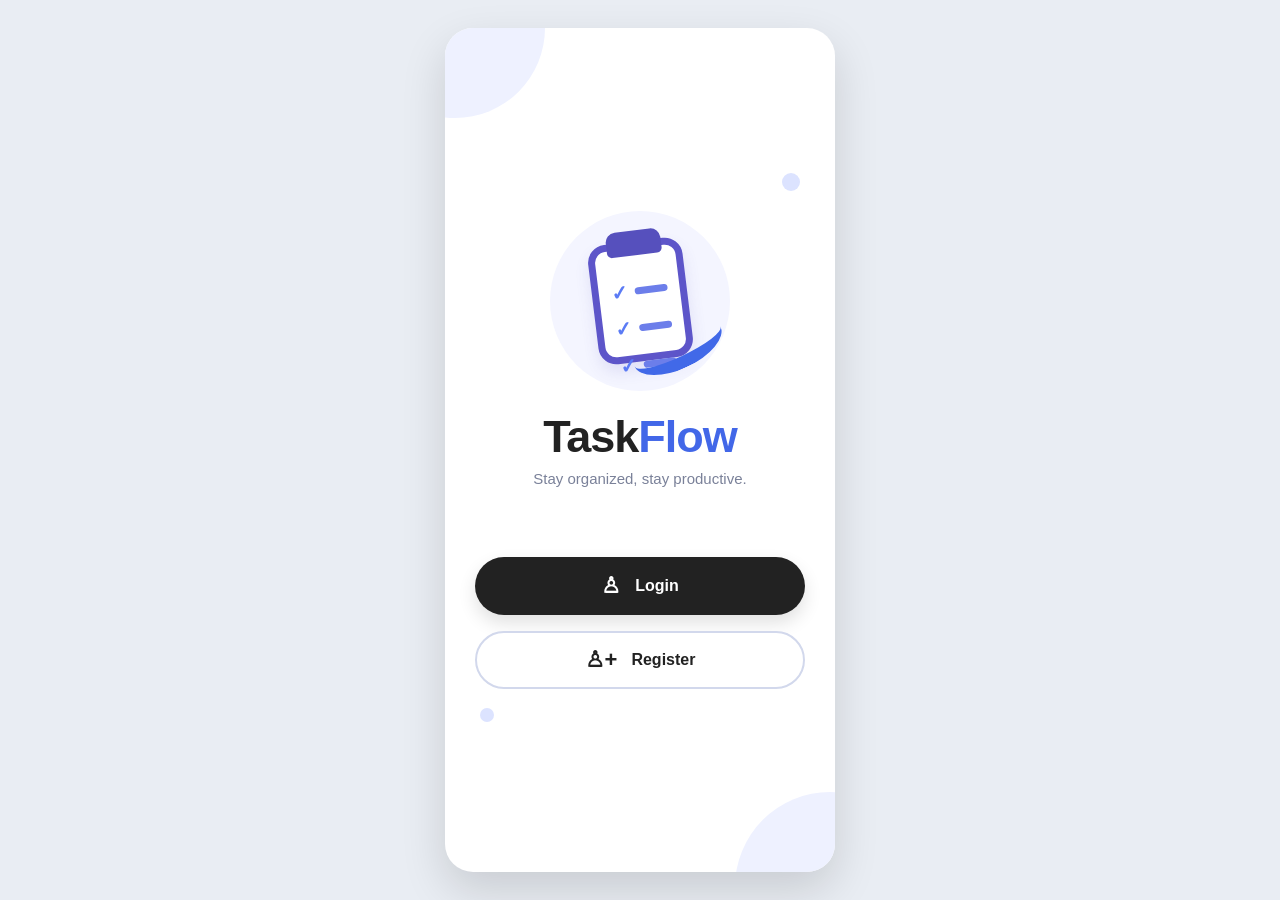
<file: index.html>
<!DOCTYPE html>
<html lang="en">

<head>
    <meta charset="UTF-8">
    <meta name="viewport" content="width=device-width, initial-scale=1.0">

    <title>TaskFlow</title>

    <link rel="stylesheet" href="css/style.css">
</head>

<body>

    <div class="app home-app">

        <!-- Decorative shapes -->
        <div class="shape shape-top"></div>
        <div class="shape shape-bottom"></div>

        <!-- Logo -->
        <div class="logo-box">
            <div class="logo-circle">
                <div class="clipboard">
                    <div class="clip"></div>

                    <div class="check-row">
                        <span>✓</span>
                        <div></div>
                    </div>

                    <div class="check-row">
                        <span>✓</span>
                        <div></div>
                    </div>

                    <div class="check-row">
                        <span>✓</span>
                        <div></div>
                    </div>
                </div>

                <div class="logo-swoosh"></div>
            </div>
        </div>

        <!-- App Name -->
        <div class="brand">
            <h1>
                <span>Task</span><b>Flow</b>
            </h1>

            <p>Stay organized, stay productive.</p>
        </div>

        <!-- Buttons -->
        <div class="login-register-buttons">

            <button
                class="login-button"
                onclick="window.location.href='login.html'">

                <span class="button-icon">♙</span>
                <span>Login</span>

            </button>

            <button
                class="register-button"
                onclick="window.location.href='register.html'">

                <span class="button-icon">♙+</span>
                <span>Register</span>

            </button>

        </div>

    </div>

</body>
</html>
</file>
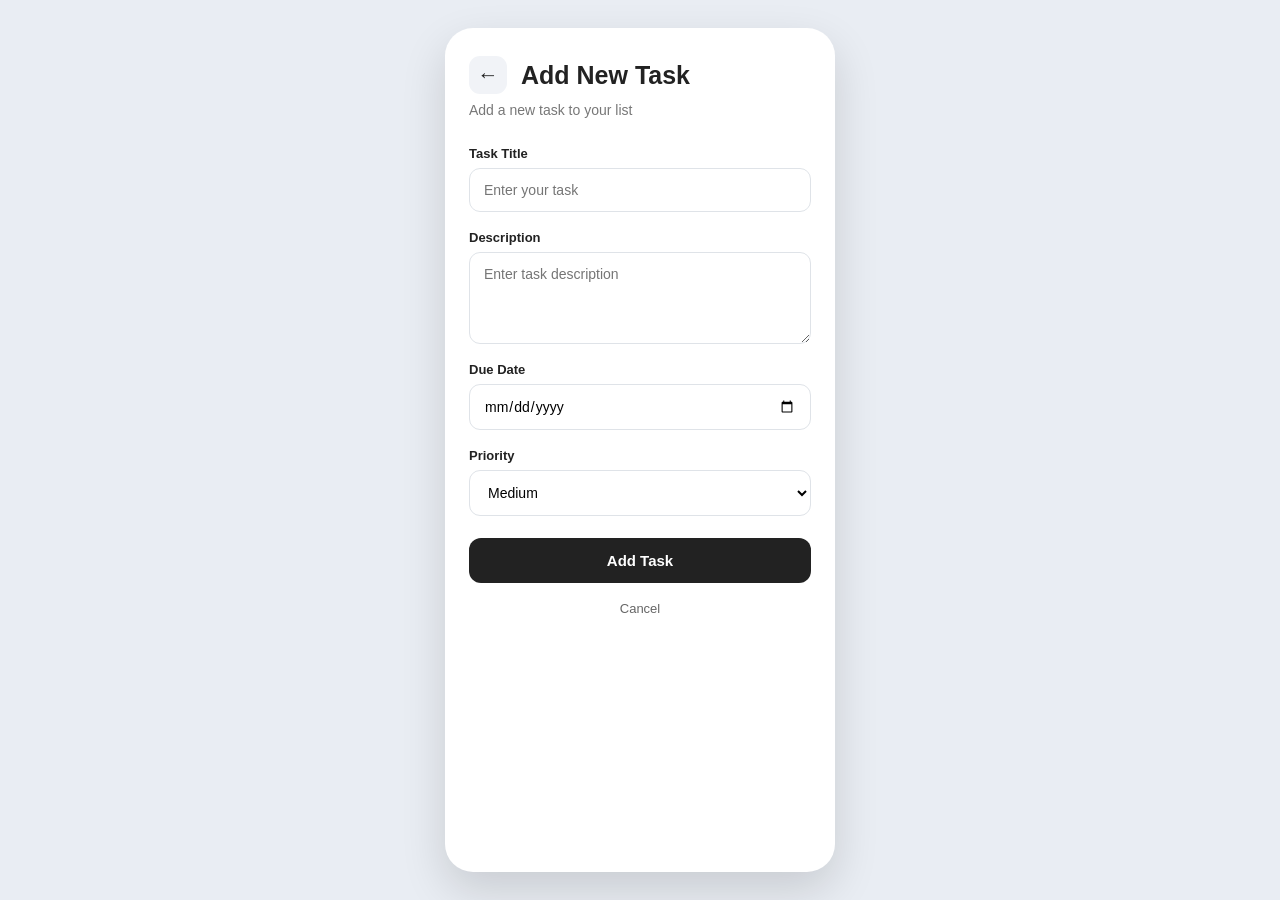
<file: add-task.html>
<!DOCTYPE html>
<html lang="en">
<head>
    <meta charset="UTF-8">
    <meta name="viewport" content="width=device-width, initial-scale=1.0">

    <title>TaskFlow - Add Task</title>

    <link rel="stylesheet" href="css/style.css">
</head>

<body>

<div class="app">

    <div class="form-page">

        <div class="page-header">
            <a href="dashboard.html" class="back-button">←</a>
            <h1>Add New Task</h1>
        </div>

        <p class="form-subtitle">
            Add a new task to your list
        </p>

        <form id="addTaskForm">

            <label for="taskTitle">
                Task Title
            </label>

            <input
                type="text"
                id="taskTitle"
                placeholder="Enter your task"
                required
            >

            <label for="taskDescription">
                Description
            </label>

            <textarea
                id="taskDescription"
                placeholder="Enter task description"
                rows="4"></textarea>

            <label for="taskDate">
                Due Date
            </label>

            <input
                type="date"
                id="taskDate"
                required
            >

            <label for="taskPriority">
                Priority
            </label>

            <select id="taskPriority">

                <option value="Low">Low</option>

                <option value="Medium" selected>
                    Medium
                </option>

                <option value="High">High</option>

            </select>

            <button type="submit">
                Add Task
            </button>

        </form>

        <a href="dashboard.html" class="back-home">
            Cancel
        </a>

    </div>

</div>

<script src="js/script.js"></script>

</body>
</html>
</file>
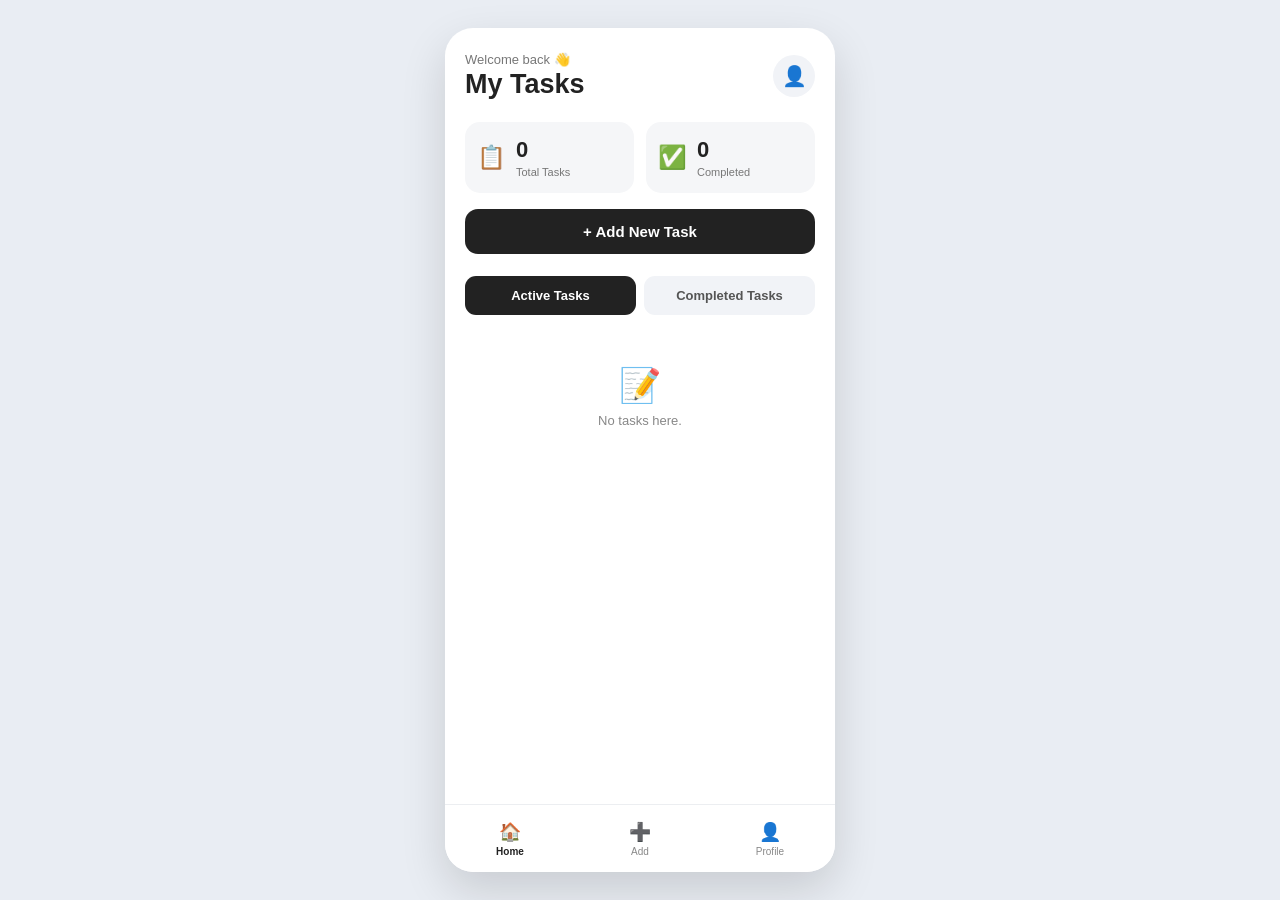
<file: dashboard.html>
<!DOCTYPE html>
<html lang="en">
<head>
    <meta charset="UTF-8">
    <meta name="viewport" content="width=device-width, initial-scale=1.0">

    <title>TaskFlow - Dashboard</title>

    <link rel="stylesheet" href="css/style.css">
</head>

<body>

<div class="app dashboard-app">

    <header class="dashboard-header">

        <div>
            <p class="small-text">Welcome back 👋</p>
            <h1>My Tasks</h1>
        </div>

        <a href="profile.html" class="profile-icon">
            👤
        </a>

    </header>

    <section class="task-summary">

        <div class="summary-card">
            <span>📋</span>

            <div>
                <h3 id="totalTasks">0</h3>
                <p>Total Tasks</p>
            </div>
        </div>

        <div class="summary-card">
            <span>✅</span>

            <div>
                <h3 id="completedTasks">0</h3>
                <p>Completed</p>
            </div>
        </div>

    </section>

    <button
        class="add-task-btn"
        onclick="window.location.href='add-task.html'">

        + Add New Task

    </button>

    <div class="task-tabs">

        <button
            id="activeTab"
            class="task-tab active"
            onclick="showActiveTasks()">

            Active Tasks

        </button>

        <button
            id="completedTab"
            class="task-tab"
            onclick="showCompletedTasks()">

            Completed Tasks

        </button>

    </div>

    <section class="task-section">

        <div id="taskList"></div>

    </section>

    <nav class="bottom-nav">

        <a href="dashboard.html" class="nav-item active">
            🏠
            <span>Home</span>
        </a>

        <a href="add-task.html" class="nav-item">
            ➕
            <span>Add</span>
        </a>

        <a href="profile.html" class="nav-item">
            👤
            <span>Profile</span>
        </a>

    </nav>

</div>

<script src="js/script.js"></script>

</body>
</html>
</file>
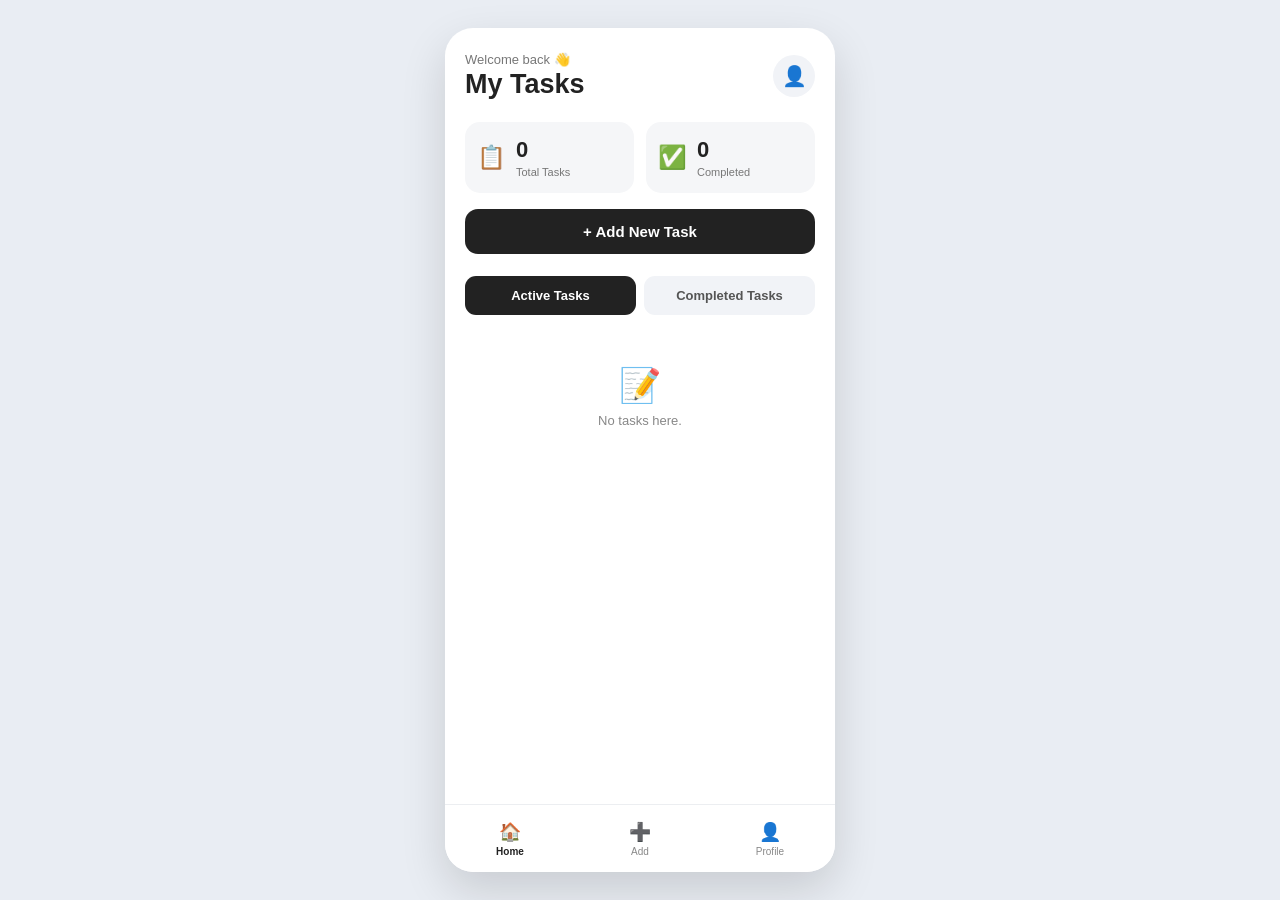
<file: edit-task.html>
<!DOCTYPE html>
<html lang="en">
<head>
    <meta charset="UTF-8">
    <meta name="viewport" content="width=device-width, initial-scale=1.0">

    <title>TaskFlow - Edit Task</title>

    <link rel="stylesheet" href="css/style.css">
</head>

<body>

<div class="app">

    <div class="form-page">

        <div class="page-header">

            <a href="dashboard.html" class="back-button">
                ←
            </a>

            <h1>Edit Task</h1>

        </div>

        <p class="form-subtitle">
            Update your task details
        </p>

        <form id="editTaskForm">

            <label for="editTaskTitle">
                Task Title
            </label>

            <input
                type="text"
                id="editTaskTitle"
                placeholder="Enter your task"
                required
            >

            <label for="editTaskDescription">
                Description
            </label>

            <textarea
                id="editTaskDescription"
                placeholder="Enter task description"
                rows="4"></textarea>

            <label for="editTaskDate">
                Due Date
            </label>

            <input
                type="date"
                id="editTaskDate"
                required
            >

            <label for="editTaskPriority">
                Priority
            </label>

            <select id="editTaskPriority">

                <option value="Low">Low</option>

                <option value="Medium">
                    Medium
                </option>

                <option value="High">
                    High
                </option>

            </select>

            <button type="submit">
                Update Task
            </button>

        </form>

        <a href="dashboard.html" class="back-home">
            Cancel
        </a>

    </div>

</div>

<script src="js/script.js"></script>

</body>
</html>
</file>
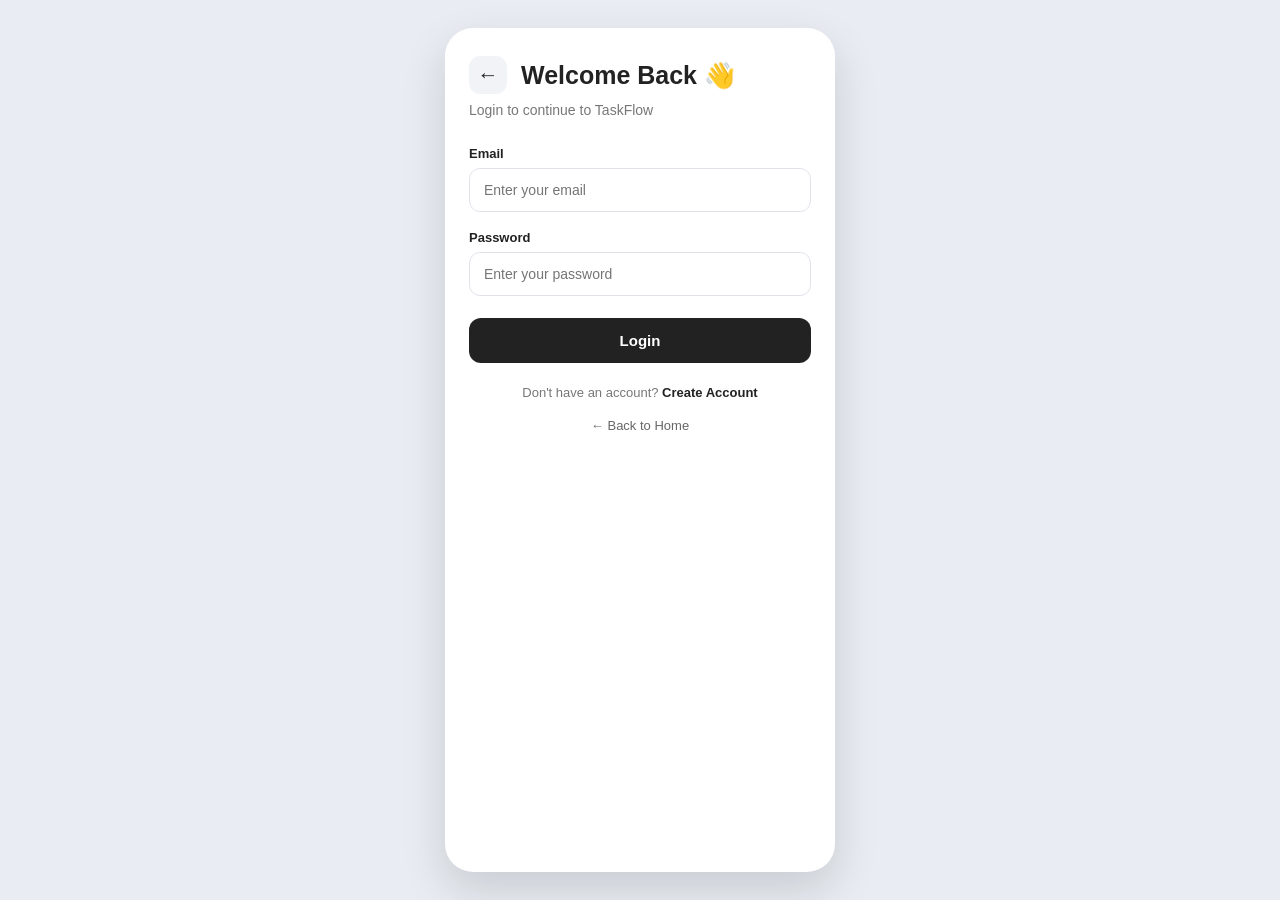
<file: login.html>
<!DOCTYPE html>
<html lang="en">
<head>
    <meta charset="UTF-8">
    <meta name="viewport" content="width=device-width, initial-scale=1.0">

    <title>TaskFlow - Login</title>

    <link rel="stylesheet" href="css/style.css">
</head>

<body>

<div class="app">

    <div class="form-page">

        <div class="page-header">
            <a href="index.html" class="back-button">←</a>
            <h1>Welcome Back 👋</h1>
        </div>

        <p class="form-subtitle">
            Login to continue to TaskFlow
        </p>

        <form id="loginForm">

            <label for="loginEmail">Email</label>

            <input
                type="email"
                id="loginEmail"
                placeholder="Enter your email"
                required
            >

            <label for="loginPassword">Password</label>

            <input
                type="password"
                id="loginPassword"
                placeholder="Enter your password"
                required
            >

            <button type="submit">
                Login
            </button>

        </form>

        <p class="bottom-text">
            Don't have an account?
            <a href="register.html">Create Account</a>
        </p>

        <a href="index.html" class="back-home">
            ← Back to Home
        </a>

    </div>

</div>

<script src="js/script.js"></script>

</body>
</html>
</file>
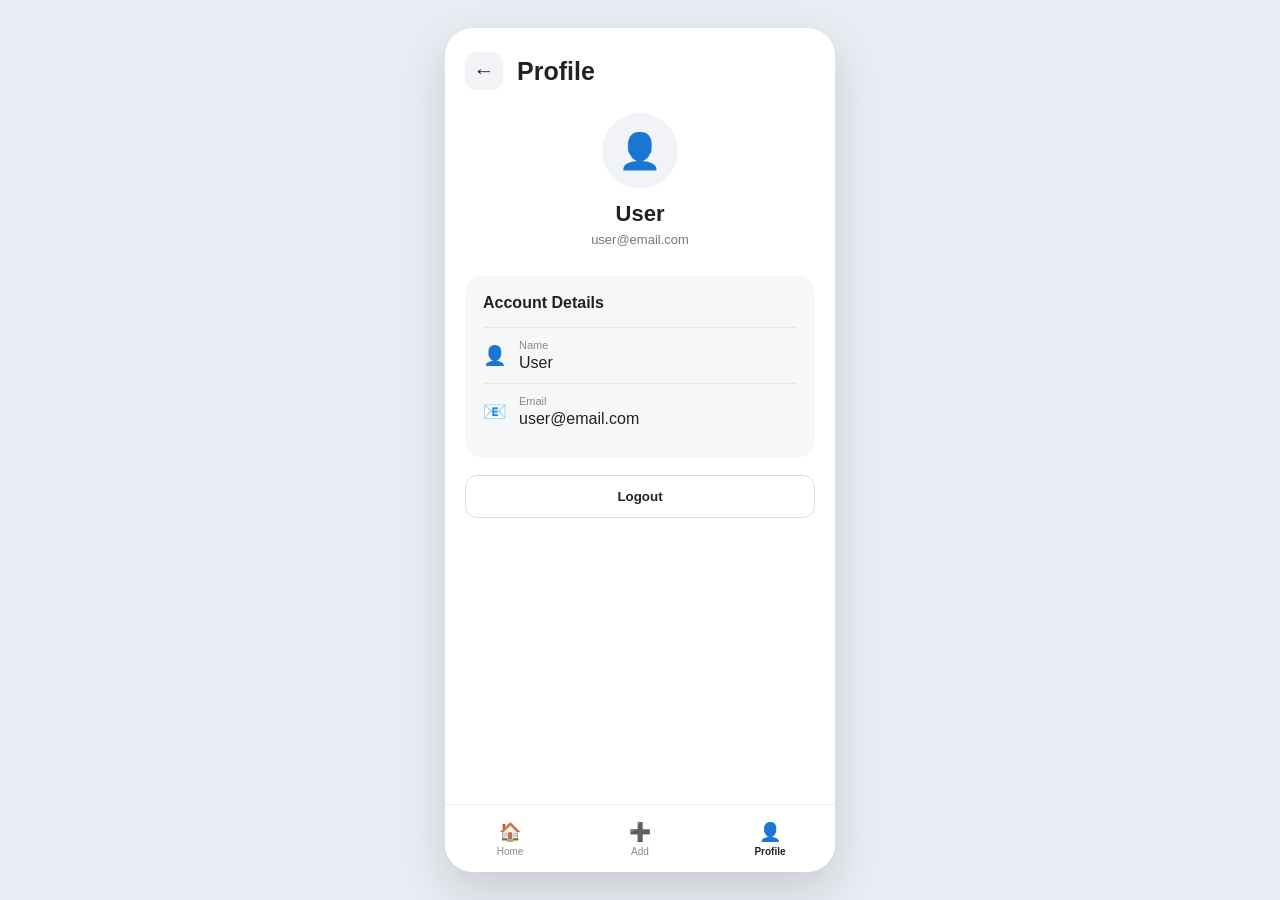
<file: profile.html>
<!DOCTYPE html>
<html lang="en">
<head>
    <meta charset="UTF-8">
    <meta name="viewport" content="width=device-width, initial-scale=1.0">

    <title>TaskFlow - Profile</title>

    <link rel="stylesheet" href="css/style.css">
</head>

<body>

<div class="app dashboard-app">

    <div class="page-header">

        <a href="dashboard.html" class="back-button">
            ←
        </a>

        <h1>Profile</h1>

    </div>

    <section class="profile-section">

        <div class="profile-avatar">
            👤
        </div>

        <h2 id="profileName">
            User
        </h2>

        <p id="profileEmail">
            user@email.com
        </p>

    </section>

    <div class="profile-card">

        <h3>Account Details</h3>

        <div class="profile-item">

            <span>👤</span>

            <div>
                <p class="profile-label">Name</p>
                <p id="accountName">User</p>
            </div>

        </div>

        <div class="profile-item">

            <span>📧</span>

            <div>
                <p class="profile-label">Email</p>
                <p id="accountEmail">
                    user@email.com
                </p>
            </div>

        </div>

    </div>

    <button
        class="logout-btn"
        onclick="logoutUser()">

        Logout

    </button>

    <nav class="bottom-nav">

        <a href="dashboard.html" class="nav-item">
            🏠
            <span>Home</span>
        </a>

        <a href="add-task.html" class="nav-item">
            ➕
            <span>Add</span>
        </a>

        <a href="profile.html" class="nav-item active">
            👤
            <span>Profile</span>
        </a>

    </nav>

</div>

<script src="js/script.js"></script>

</body>
</html>
</file>
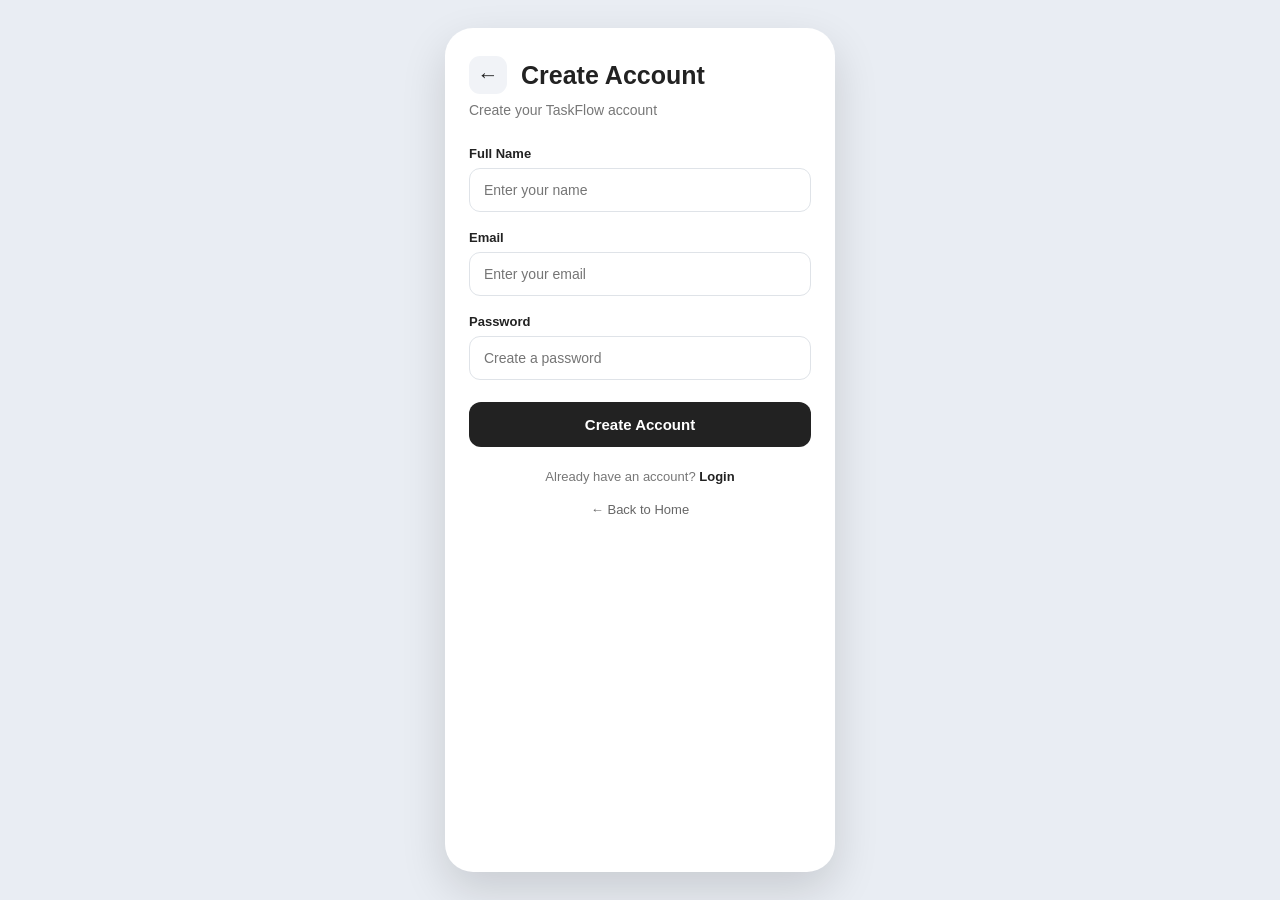
<file: register.html>
<!DOCTYPE html>
<html lang="en">
<head>
    <meta charset="UTF-8">
    <meta name="viewport" content="width=device-width, initial-scale=1.0">

    <title>TaskFlow - Register</title>

    <link rel="stylesheet" href="css/style.css">
</head>

<body>

<div class="app">

    <div class="form-page">

        <div class="page-header">
            <a href="index.html" class="back-button">←</a>
            <h1>Create Account</h1>
        </div>

        <p class="form-subtitle">
            Create your TaskFlow account
        </p>

        <form id="registerForm">

            <label for="registerName">Full Name</label>

            <input
                type="text"
                id="registerName"
                placeholder="Enter your name"
                required
            >

            <label for="registerEmail">Email</label>

            <input
                type="email"
                id="registerEmail"
                placeholder="Enter your email"
                required
            >

            <label for="registerPassword">Password</label>

            <input
                type="password"
                id="registerPassword"
                placeholder="Create a password"
                required
            >

            <button type="submit">
                Create Account
            </button>

        </form>

        <p class="bottom-text">
            Already have an account?
            <a href="login.html">Login</a>
        </p>

        <a href="index.html" class="back-home">
            ← Back to Home
        </a>

    </div>

</div>

<script src="js/script.js"></script>

</body>
</html>
</file>
<file: css/style.css>
* {
    box-sizing: border-box;
}

html,
body {
    margin: 0;
    padding: 0;
    min-height: 100%;
    font-family: Arial, Helvetica, sans-serif;
    color: #222;
}

body {
    background: #e9edf3;
    display: flex;
    justify-content: center;
    align-items: center;
    min-height: 100vh;
}

.app {
    width: 390px;
    max-width: 390px;
    min-height: 844px;
    background: white;
    border-radius: 28px;
    box-shadow: 0 18px 45px rgba(0, 0, 0, 0.14);
    overflow: hidden;
    position: relative;
}


/* =========================
   HOME PAGE
   ========================= */

.home-app {
    min-height: 844px;
    position: relative;
    overflow: hidden;
    display: flex;
    flex-direction: column;
    align-items: center;
    justify-content: center;
    padding: 40px 25px;
}

.shape {
    position: absolute;
    background: #eef1ff;
    z-index: 0;
}

.shape-top {
    width: 180px;
    height: 180px;
    top: -90px;
    left: -80px;
    border-radius: 50%;
}

.shape-bottom {
    width: 190px;
    height: 190px;
    bottom: -110px;
    right: -90px;
    border-radius: 50%;
}

.home-app::before {
    content: "";
    position: absolute;
    width: 18px;
    height: 18px;
    background: #dce3ff;
    border-radius: 50%;
    top: 145px;
    right: 35px;
}

.home-app::after {
    content: "";
    position: absolute;
    width: 14px;
    height: 14px;
    background: #dce3ff;
    border-radius: 50%;
    bottom: 150px;
    left: 35px;
}

.logo-box {
    position: relative;
    z-index: 2;
    margin-bottom: 20px;
}

.logo-circle {
    width: 180px;
    height: 180px;
    border-radius: 50%;
    background: #f4f5ff;
    display: flex;
    align-items: center;
    justify-content: center;
    position: relative;
}

.clipboard {
    width: 95px;
    height: 120px;
    background: white;
    border: 7px solid #5d55c9;
    border-radius: 18px;
    position: relative;
    transform: rotate(-7deg);
    padding: 30px 12px 10px;
    box-shadow: 0 8px 15px rgba(80, 70, 180, 0.12);
}

.clip {
    position: absolute;
    width: 55px;
    height: 25px;
    background: #5650bd;
    border-radius: 10px 10px 5px 5px;
    top: -18px;
    left: 13px;
}

.check-row {
    display: flex;
    align-items: center;
    gap: 7px;
    margin-bottom: 13px;
}

.check-row span {
    color: #5b7bf5;
    font-size: 20px;
    font-weight: bold;
}

.check-row div {
    width: 42px;
    height: 7px;
    border-radius: 10px;
    background: #6c7eea;
}

.logo-swoosh {
    position: absolute;
    width: 95px;
    height: 45px;
    border-bottom: 12px solid #4169e8;
    border-radius: 50%;
    bottom: 22px;
    right: 5px;
    transform: rotate(-25deg);
}

.brand {
    position: relative;
    z-index: 2;
    text-align: center;
}

.brand h1 {
    margin: 0;
    font-size: 45px;
    font-weight: 700;
    letter-spacing: -1px;
}

.brand h1 span {
    color: #222;
}

.brand h1 b {
    color: #4267e8;
}

.brand p {
    margin: 7px 0 0;
    color: #7a8199;
    font-size: 15px;
}

.login-register-buttons {
    width: 100%;
    max-width: 330px;
    margin-top: 70px;
    position: relative;
    z-index: 2;
}

.login-register-buttons button {
    width: 100%;
    height: 58px;
    border-radius: 30px;
    font-size: 16px;
    font-weight: bold;
    cursor: pointer;
    display: flex;
    align-items: center;
    justify-content: center;
    gap: 14px;
    transition: 0.2s;
}

.login-button {
    border: none;
    background: #222;
    color: white;
    box-shadow: 0 8px 18px rgba(0, 0, 0, 0.12);
    margin-bottom: 16px;
}

.register-button {
    border: 2px solid #d2d8ec;
    background: white;
    color: #222;
}

.button-icon {
    font-size: 22px;
}


/* =========================
   FORMS
   ========================= */

.form-page {
    padding: 28px 24px 30px;
}

.page-header {
    display: flex;
    align-items: center;
    gap: 14px;
    margin-bottom: 8px;
}

.page-header h1 {
    margin: 0;
    font-size: 25px;
}

.back-button {
    width: 38px;
    height: 38px;
    border-radius: 11px;
    background: #f1f3f7;
    color: #222;
    text-decoration: none;
    display: flex;
    align-items: center;
    justify-content: center;
    font-size: 21px;
}

.form-subtitle {
    color: #777;
    font-size: 14px;
    margin: 0 0 28px;
}

form {
    display: flex;
    flex-direction: column;
}

form label {
    font-size: 13px;
    font-weight: bold;
    margin-bottom: 7px;
}

form input,
form textarea,
form select {
    width: 100%;
    border: 1px solid #dfe3e8;
    border-radius: 11px;
    padding: 13px 14px;
    font-size: 14px;
    font-family: inherit;
    outline: none;
    background: white;
    margin-bottom: 18px;
}

form textarea {
    resize: vertical;
}

form input:focus,
form textarea:focus,
form select:focus {
    border-color: #888;
}

form button {
    border: none;
    background: #222;
    color: white;
    padding: 14px;
    border-radius: 12px;
    font-size: 15px;
    font-weight: bold;
    cursor: pointer;
    margin-top: 4px;
}

.bottom-text {
    text-align: center;
    color: #777;
    font-size: 13px;
    margin-top: 22px;
}

.bottom-text a {
    color: #222;
    font-weight: bold;
    text-decoration: none;
}

.back-home {
    display: block;
    text-align: center;
    color: #666;
    text-decoration: none;
    font-size: 13px;
    margin-top: 18px;
}


/* =========================
   DASHBOARD
   ========================= */

.dashboard-app {
    padding: 24px 20px 82px;
    min-height: 844px;
}

.dashboard-header {
    display: flex;
    align-items: center;
    justify-content: space-between;
    margin-bottom: 22px;
}

.dashboard-header h1 {
    margin: 2px 0 0;
    font-size: 27px;
}

.small-text {
    margin: 0;
    color: #777;
    font-size: 13px;
}

.profile-icon {
    width: 42px;
    height: 42px;
    border-radius: 50%;
    background: #f1f3f7;
    display: flex;
    align-items: center;
    justify-content: center;
    text-decoration: none;
    font-size: 20px;
}

.task-summary {
    display: grid;
    grid-template-columns: 1fr 1fr;
    gap: 12px;
    margin-bottom: 16px;
}

.summary-card {
    background: #f5f6f8;
    border-radius: 15px;
    padding: 15px 12px;
    display: flex;
    align-items: center;
    gap: 10px;
}

.summary-card > span {
    font-size: 23px;
}

.summary-card h3 {
    margin: 0;
    font-size: 22px;
}

.summary-card p {
    margin: 3px 0 0;
    font-size: 11px;
    color: #777;
}

.add-task-btn {
    width: 100%;
    border: none;
    background: #222;
    color: white;
    padding: 14px;
    border-radius: 13px;
    font-size: 15px;
    font-weight: bold;
    cursor: pointer;
}

.task-tabs {
    display: flex;
    gap: 8px;
    margin: 22px 0 15px;
}

.task-tab {
    flex: 1;
    border: none;
    background: #f1f3f7;
    color: #555;
    padding: 12px 8px;
    border-radius: 11px;
    font-size: 13px;
    font-weight: bold;
    cursor: pointer;
}

.task-tab.active {
    background: #222;
    color: white;
}

.task-section {
    padding-bottom: 15px;
}

.task-card {
    display: flex;
    align-items: flex-start;
    gap: 9px;
    background: #f6f7f9;
    border-radius: 15px;
    padding: 13px;
    margin-bottom: 10px;
}

.task-check {
    padding-top: 2px;
}

.task-check input {
    width: 19px;
    height: 19px;
    cursor: pointer;
}

.task-content {
    flex: 1;
    min-width: 0;
}

.task-content h3 {
    margin: 0 0 5px;
    font-size: 15px;
    word-break: break-word;
}

.task-content p {
    margin: 3px 0;
    color: #777;
    font-size: 11px;
    line-height: 1.35;
    word-break: break-word;
}

.completed-card {
    opacity: 0.65;
}

.completed-card h3 {
    text-decoration: line-through;
}

.edit-btn,
.delete-btn {
    flex-shrink: 0;
    border: none;
    background: white;
    width: 30px;
    height: 30px;
    border-radius: 8px;
    cursor: pointer;
}

.empty-task {
    text-align: center;
    color: #888;
    padding: 35px 10px;
}

.empty-task span {
    display: block;
    font-size: 34px;
    margin-bottom: 8px;
}

.empty-task p {
    margin: 4px 0;
    font-size: 13px;
}


/* =========================
   BOTTOM NAV
   ========================= */

.bottom-nav {
    position: absolute;
    left: 0;
    right: 0;
    bottom: 0;
    height: 68px;
    background: white;
    border-top: 1px solid #eceef1;
    display: flex;
    justify-content: space-around;
    align-items: center;
}

.nav-item {
    color: #888;
    text-decoration: none;
    font-size: 18px;
    text-align: center;
    min-width: 70px;
}

.nav-item span {
    display: block;
    font-size: 10px;
    margin-top: 3px;
}

.nav-item.active {
    color: #222;
    font-weight: bold;
}


/* =========================
   PROFILE
   ========================= */

.profile-section {
    text-align: center;
    padding: 15px 0 24px;
}

.profile-avatar {
    width: 76px;
    height: 76px;
    border-radius: 50%;
    background: #f1f3f7;
    margin: 0 auto 12px;
    display: flex;
    align-items: center;
    justify-content: center;
    font-size: 35px;
}

.profile-section h2 {
    margin: 0;
    font-size: 22px;
}

.profile-section p {
    margin: 5px 0;
    color: #777;
    font-size: 13px;
}

.profile-card {
    background: #f6f7f9;
    border-radius: 16px;
    padding: 18px;
}

.profile-card h3 {
    margin: 0 0 15px;
    font-size: 16px;
}

.profile-item {
    display: flex;
    align-items: center;
    gap: 12px;
    padding: 11px 0;
    border-top: 1px solid #e5e7eb;
}

.profile-item > span {
    font-size: 19px;
}

.profile-item p {
    margin: 0;
}

.profile-label {
    color: #888;
    font-size: 11px;
    margin-bottom: 3px !important;
}

.logout-btn {
    width: 100%;
    border: 1px solid #ddd;
    background: white;
    color: #222;
    padding: 13px;
    border-radius: 12px;
    font-weight: bold;
    cursor: pointer;
    margin-top: 18px;
}


/* =========================
   MOBILE
   ========================= */

@media (max-width: 430px) {

    body {
        background: white;
        align-items: stretch;
    }

    .app {
        width: 100%;
        max-width: none;
        min-height: 100vh;
        border-radius: 0;
        box-shadow: none;
    }

    .home-app {
        padding: 35px 22px;
    }

    .logo-circle {
        width: 155px;
        height: 155px;
    }

    .brand h1 {
        font-size: 39px;
    }

    .login-register-buttons {
        max-width: 340px;
        margin-top: 60px;
    }
}
</file>
